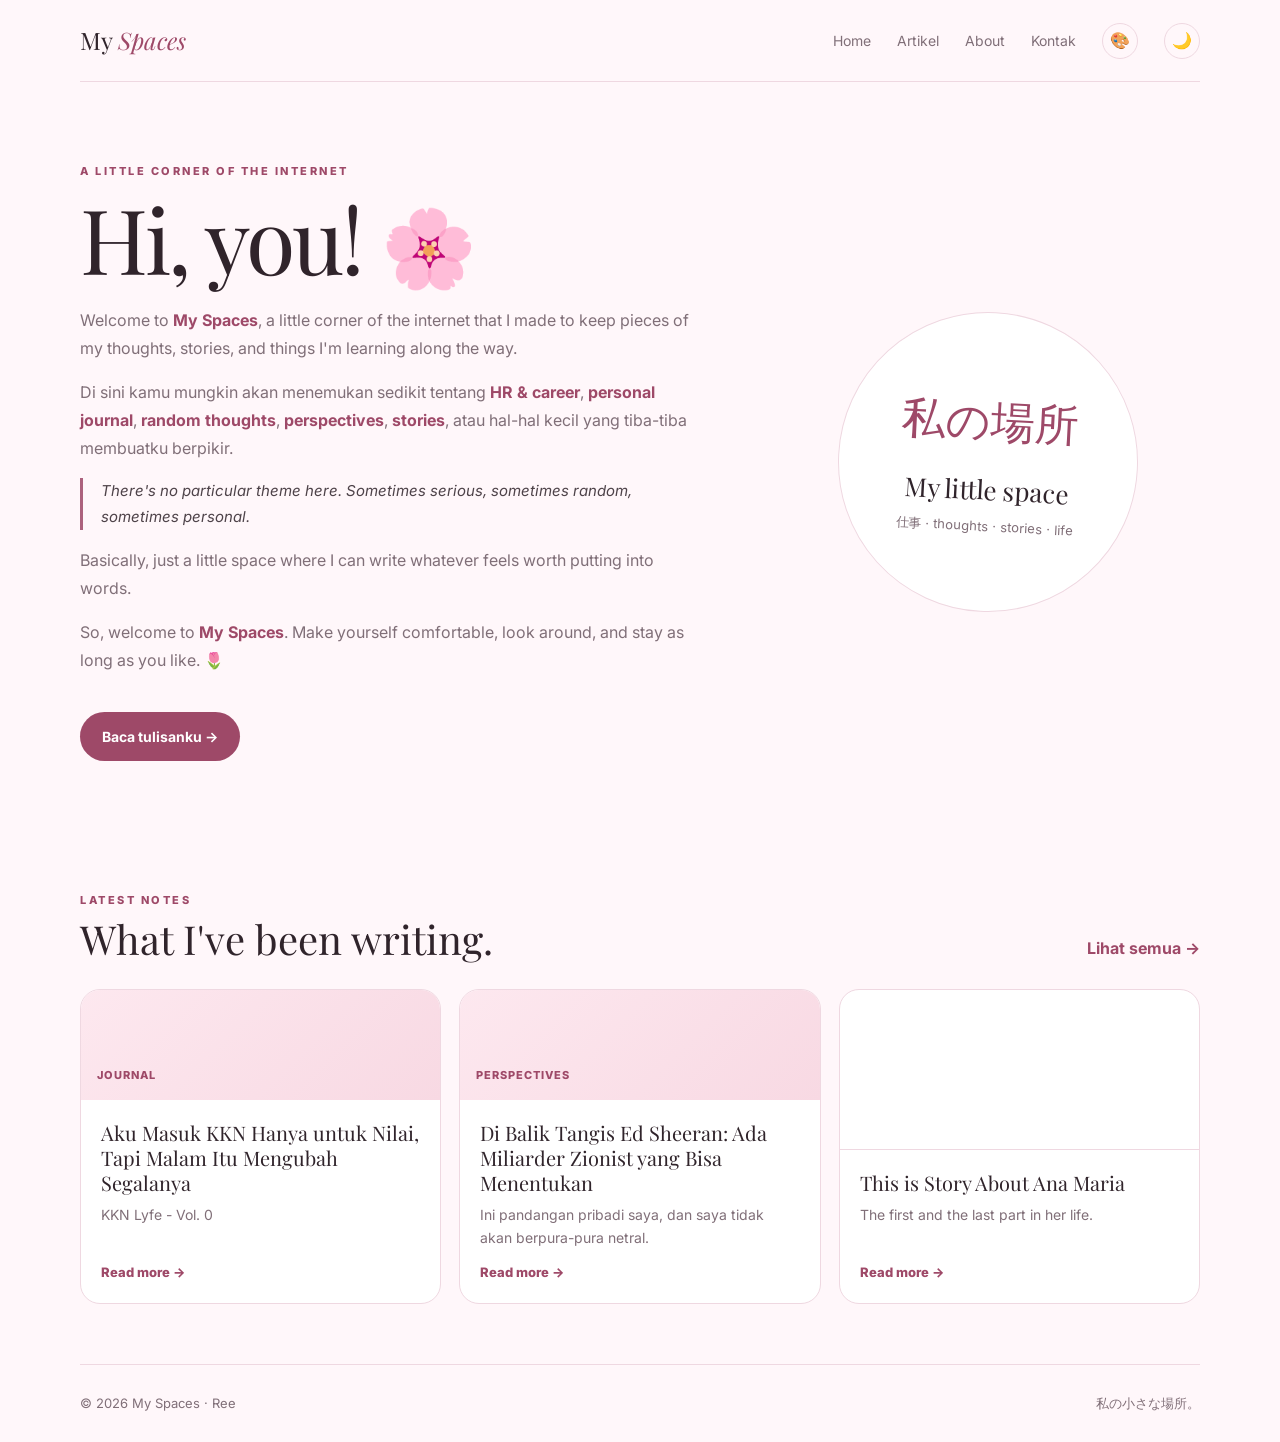
<file: index.html>
<!DOCTYPE html>
<html lang="id">
<head>
  <meta charset="UTF-8">
  <meta name="viewport" content="width=device-width, initial-scale=1.0">
  <title>My Spaces — Ree</title>
  <meta name="description" content="Ruang personal Ree untuk berbagi perspektif, cerita, dan jurnal.">
  <link rel="stylesheet" href="style.css">
</head>
<body>
  <div class="container">
    <nav>
      <a href="index.html" class="logo">My <span>Spaces</span></a>
      <div class="nav-links">
        <a href="index.html">Home</a>
        <a href="artikel.html">Artikel</a>
        <a href="about.html">About</a>
        <a href="kontak.html">Kontak</a>
        <div class="theme-picker">
          <button class="theme-picker-btn" id="theme-picker-btn" aria-label="Pilih tema">🎨</button>
          <div class="theme-menu" id="theme-menu"></div>
        </div>
        <button class="theme-btn" aria-label="Toggle dark mode">🌙</button>
      </div>
    </nav>

    <header class="hero hero-welcome">
      <div class="hero-text">
        <div class="kicker">a little corner of the internet</div>
        <h1>Hi, you! <em>🌸</em></h1>
        <p>Welcome to <strong>My Spaces</strong>, a little corner of the internet that I made to keep pieces of my thoughts, stories, and things I'm learning along the way.</p>
        <p>Di sini kamu mungkin akan menemukan sedikit tentang <strong>HR & career</strong>, <strong>personal journal</strong>, <strong>random thoughts</strong>, <strong>perspectives</strong>, <strong>stories</strong>, atau hal-hal kecil yang tiba-tiba membuatku berpikir.</p>
        <p class="hero-quote">There's no particular theme here. Sometimes serious, sometimes random, sometimes personal.</p>
        <p>Basically, just a little space where I can write whatever feels worth putting into words.</p>
        <p>So, welcome to <strong>My Spaces</strong>. Make yourself comfortable, look around, and stay as long as you like. 🌷</p>
        <a href="artikel.html" class="btn">Baca tulisanku →</a>
      </div>
      <div class="stamp">
        <div class="jp">私の場所</div>
        <h3>My little space</h3>
        <p>仕事 · thoughts · stories · life</p>
      </div>
    </header>

    <section>
      <div class="section-head">
        <div>
          <div class="kicker">latest notes</div>
          <h2>What I've been writing.</h2>
        </div>
        <a href="artikel.html" style="color:var(--rose);font-weight:700">Lihat semua →</a>
      </div>
      <div class="grid-3" id="home-articles"></div>
    </section>

    <footer>
      <span>© 2026 My Spaces · Ree</span>
      <span>私の小さな場所。</span>
    </footer>
  </div>

  <script src="script.js"></script>
</body>
</html>
</file>
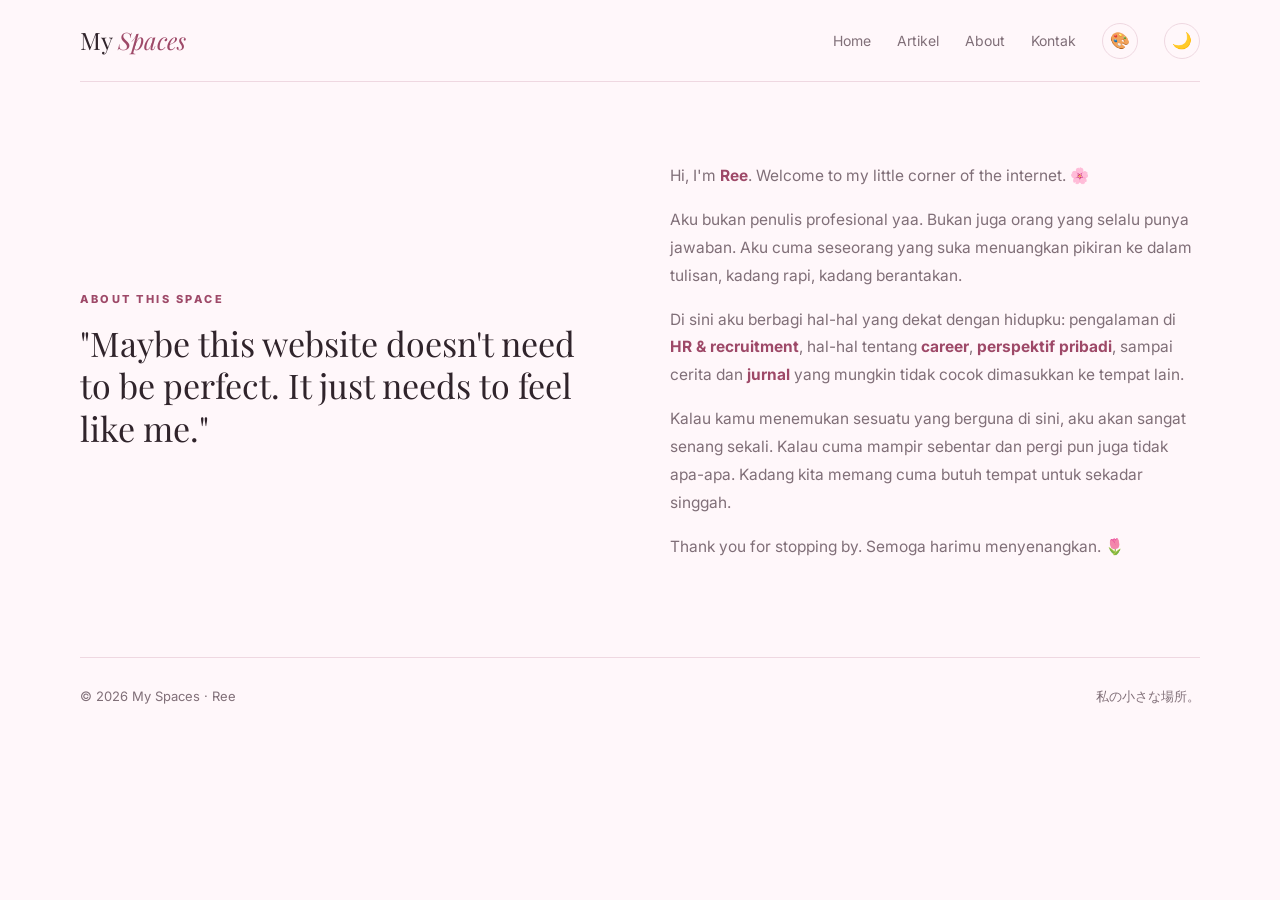
<file: about.html>
<!DOCTYPE html>
<html lang="id">
<head>
  <meta charset="UTF-8">
  <meta name="viewport" content="width=device-width, initial-scale=1.0">
  <title>About — My Spaces</title>
  <link rel="stylesheet" href="style.css">
</head>
<body>
  <div class="container">
    <nav>
      <a href="index.html" class="logo">My <span>Spaces</span></a>
      <div class="nav-links">
        <a href="index.html">Home</a>
        <a href="artikel.html">Artikel</a>
        <a href="about.html">About</a>
        <a href="kontak.html">Kontak</a>
        <div class="theme-picker">
          <button class="theme-picker-btn" id="theme-picker-btn" aria-label="Pilih tema">🎨</button>
          <div class="theme-menu" id="theme-menu"></div>
        </div>
        <button class="theme-btn" aria-label="Toggle dark mode">🌙</button>
      </div>
    </nav>

    <main class="about">
      <div>
        <div class="kicker">about this space</div>
        <div class="quote">"Maybe this website doesn't need to be perfect. It just needs to feel like me."</div>
      </div>
      <div>
        <p>Hi, I'm <strong>Ree</strong>. Welcome to my little corner of the internet. 🌸</p>
        <p>Aku bukan penulis profesional yaa. Bukan juga orang yang selalu punya jawaban. Aku cuma seseorang yang suka menuangkan pikiran ke dalam tulisan, kadang rapi, kadang berantakan.</p>
        <p>Di sini aku berbagi hal-hal yang dekat dengan hidupku: pengalaman di <strong>HR & recruitment</strong>, hal-hal tentang <strong>career</strong>, <strong>perspektif pribadi</strong>, sampai cerita dan <strong>jurnal</strong> yang mungkin tidak cocok dimasukkan ke tempat lain.</p>
        <p>Kalau kamu menemukan sesuatu yang berguna di sini, aku akan sangat senang sekali. Kalau cuma mampir sebentar dan pergi pun juga tidak apa-apa. Kadang kita memang cuma butuh tempat untuk sekadar singgah.</p>
        <p>Thank you for stopping by. Semoga harimu menyenangkan. 🌷</p>
      </div>
    </main>

    <footer>
      <span>© 2026 My Spaces · Ree</span>
      <span>私の小さな場所。</span>
    </footer>
  </div>

  <script src="script.js"></script>
</body>
</html>
</file>
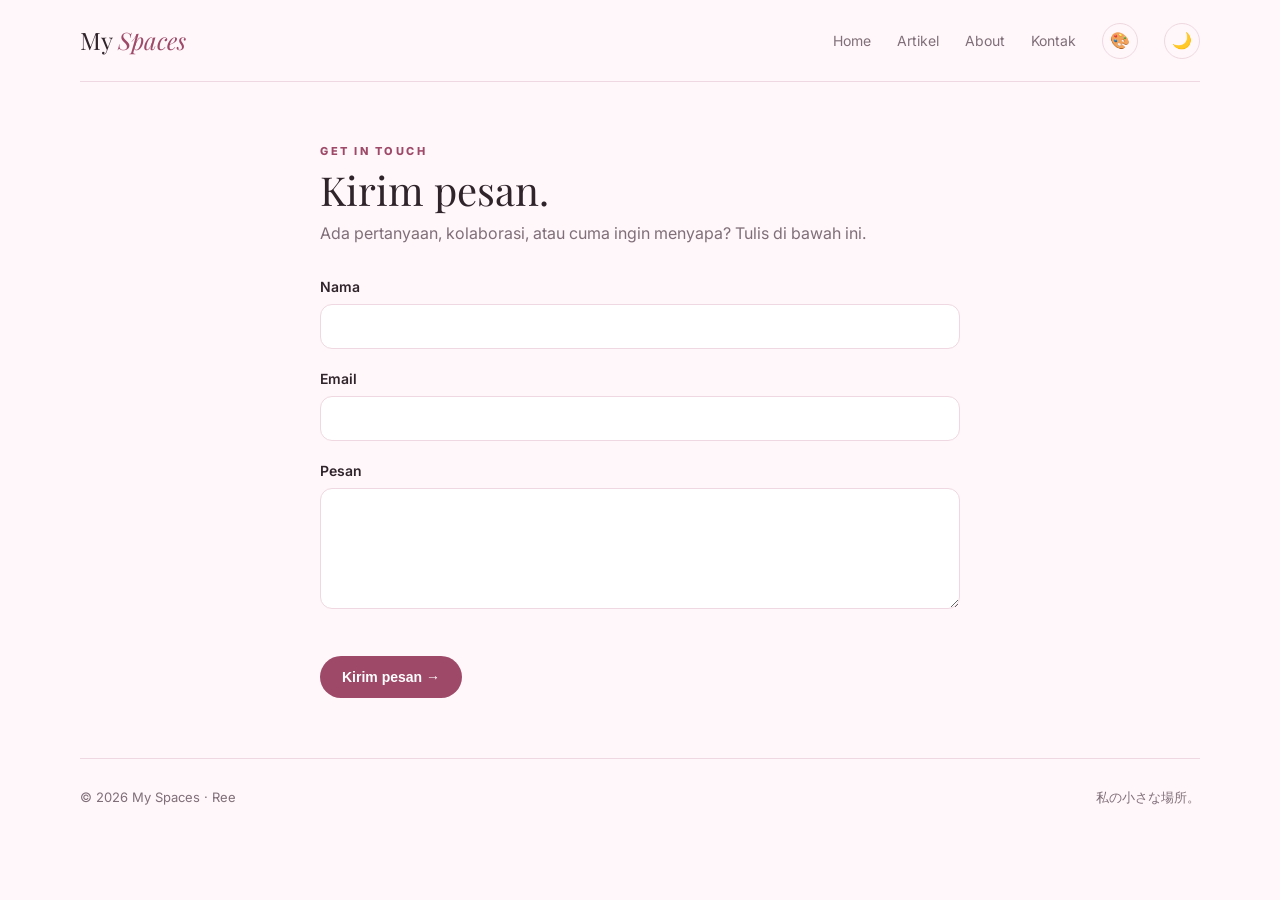
<file: kontak.html>
<!DOCTYPE html>
<html lang="id">
<head>
  <meta charset="UTF-8">
  <meta name="viewport" content="width=device-width, initial-scale=1.0">
  <title>Kontak — My Spaces</title>
  <link rel="stylesheet" href="style.css">
</head>
<body>
  <div class="container">
    <nav>
      <a href="index.html" class="logo">My <span>Spaces</span></a>
      <div class="nav-links">
        <a href="index.html">Home</a>
        <a href="artikel.html">Artikel</a>
        <a href="about.html">About</a>
        <a href="kontak.html">Kontak</a>
        <div class="theme-picker">
          <button class="theme-picker-btn" id="theme-picker-btn" aria-label="Pilih tema">🎨</button>
          <div class="theme-menu" id="theme-menu"></div>
        </div>
        <button class="theme-btn" aria-label="Toggle dark mode">🌙</button>
      </div>
    </nav>

    <main style="max-width:640px;margin:60px auto">
      <div class="kicker">get in touch</div>
      <h2 style="margin-bottom:8px">Kirim pesan.</h2>
      <p style="color:var(--muted);margin-bottom:28px">
        Ada pertanyaan, kolaborasi, atau cuma ingin menyapa? Tulis di bawah ini.
      </p>

      <div id="success-msg" class="success" style="display:none">
        ✓ Pesanmu sudah terkirim. Terima kasih!
      </div>

      <form id="contact-form">
        <div class="form-group">
          <label>Nama</label>
          <input required>
        </div>
        <div class="form-group">
          <label>Email</label>
          <input type="email" required>
        </div>
        <div class="form-group">
          <label>Pesan</label>
          <textarea rows="5" required></textarea>
        </div>
        <button type="submit" class="btn">Kirim pesan →</button>
      </form>
    </main>

    <footer>
      <span>© 2026 My Spaces · Ree</span>
      <span>私の小さな場所。</span>
    </footer>
  </div>

  <script src="script.js"></script>
</body>
</html>
</file>
<file: style.css>
@import url('https://fonts.googleapis.com/css2?family=Inter:wght@400;500;700;800&family=Playfair+Display:ital,wght@0,400;0,500;1,400&display=swap');

:root {
  --bg: #fff7fa;
  --card: #ffffff;
  --ink: #30242b;
  --muted: #806f78;
  --line: #efd8e1;
  --rose: #9e4968;
  --rose-dark: #803b55;
  --soft: #fde8ef;
}

body.dark {
  --bg: #1a1216;
  --card: #251a1f;
  --ink: #f5e8ee;
  --muted: #b8a3ad;
  --line: #3a2a33;
  --soft: #3a2a33;
}

* { box-sizing: border-box; margin: 0; padding: 0; }
html { scroll-behavior: smooth; }

body {
  background: var(--bg);
  color: var(--ink);
  font-family: Inter, system-ui, sans-serif;
  line-height: 1.65;
  transition: background .3s, color .3s;
}

a { color: inherit; text-decoration: none; }

.container {
  width: 92%;
  max-width: 1120px;
  margin: 0 auto;
}

.serif { font-family: 'Playfair Display', Georgia, serif; }

/* NAVBAR */
nav {
  height: 82px;
  display: flex;
  align-items: center;
  justify-content: space-between;
  border-bottom: 1px solid var(--line);
  position: sticky;
  top: 0;
  background: var(--bg);
  z-index: 50;
}
.logo { font-family: 'Playfair Display', serif; font-size: 24px; }
.logo span { color: var(--rose); font-style: italic; }
.nav-links { display: flex; gap: 26px; font-size: 14px; color: var(--muted); align-items: center; }
.nav-links a:hover { color: var(--rose); }
.theme-btn {
  background: none;
  border: 1px solid var(--line);
  width: 36px; height: 36px;
  border-radius: 50%;
  cursor: pointer;
  font-size: 16px;
  color: var(--ink);
}

/* HERO */
.hero {
  padding: 80px 0;
  display: grid;
  grid-template-columns: 1.2fr .8fr;
  gap: 60px;
  align-items: center;
}
.kicker {
  text-transform: uppercase;
  letter-spacing: 2.5px;
  font-size: 11px;
  font-weight: 800;
  color: var(--rose);
}
h1 {
  font-family: 'Playfair Display', serif;
  font-size: clamp(48px, 8vw, 90px);
  line-height: .95;
  letter-spacing: -3px;
  margin: 16px 0 24px;
  font-weight: 400;
}
h1 em { color: var(--rose); font-style: italic; }
h2 {
  font-family: 'Playfair Display', serif;
  font-size: 40px;
  font-weight: 400;
  line-height: 1.1;
  margin-top: 8px;
}
.hero p { font-size: 17px; color: var(--muted); max-width: 560px; }
.btn {
  display: inline-block;
  padding: 13px 22px;
  border-radius: 999px;
  background: var(--rose);
  color: #fff;
  font-weight: 700;
  font-size: 14px;
  margin-top: 22px;
  transition: .2s;
  border: 0;
  cursor: pointer;
}
.btn:hover { background: var(--rose-dark); transform: translateY(-2px); }

.stamp {
  width: 300px; height: 300px;
  border-radius: 50%;
  border: 1px solid var(--line);
  background: var(--card);
  display: flex;
  flex-direction: column;
  justify-content: center;
  align-items: center;
  text-align: center;
  transform: rotate(3deg);
  margin: auto;
}
.stamp .jp { font-size: 44px; color: var(--rose); font-family: serif; }
.stamp h3 { font-family: 'Playfair Display', serif; font-size: 26px; font-weight: 400; margin: 10px 0 4px; }
.stamp p { font-size: 13px; color: var(--muted); }

/* SECTION */
section { padding: 60px 0; }
.section-head {
  display: flex;
  justify-content: space-between;
  align-items: flex-end;
  flex-wrap: wrap;
  gap: 16px;
  margin-bottom: 28px;
}

/* GRID */
.grid-3 {
  display: grid;
  grid-template-columns: repeat(3, 1fr);
  gap: 18px;
}

/* CARD */
.card {
  background: var(--card);
  border: 1px solid var(--line);
  border-radius: 20px;
  overflow: hidden;
  display: flex;
  flex-direction: column;
  transition: .25s;
}
.card:hover { transform: translateY(-4px); border-color: var(--rose); }
.card-top {
  height: 110px;
  padding: 16px;
  display: flex;
  align-items: flex-end;
  font-size: 11px;
  font-weight: 800;
  letter-spacing: 1px;
  color: var(--rose);
  background: linear-gradient(135deg, var(--soft), #f8d9e3);
}
body.dark .card-top { background: linear-gradient(135deg, #3a2a33, #4d2938); }
.card-body { padding: 20px; display: flex; flex-direction: column; flex: 1; }
.card h3 { font-family: 'Playfair Display', serif; font-size: 20px; font-weight: 400; line-height: 1.25; margin-bottom: 8px; }
.card p { font-size: 14px; color: var(--muted); flex: 1; margin-bottom: 12px; }
.card .read { font-size: 13px; font-weight: 800; color: var(--rose); }

/* FILTER */
.filters { display: flex; flex-wrap: wrap; gap: 8px; margin-bottom: 28px; }
.filters button {
  padding: 6px 16px;
  border-radius: 999px;
  border: 1px solid var(--line);
  background: var(--card);
  color: var(--muted);
  font-size: 14px;
  font-weight: 600;
  cursor: pointer;
  transition: .2s;
}
.filters button:hover { border-color: var(--rose); color: var(--rose); }
.filters button.active { background: var(--rose); color: #fff; border-color: var(--rose); }

/* ARTICLE PAGE */
.article-page { max-width: 700px; margin: 0 auto; padding: 60px 0; }
.article-page h1 { font-size: clamp(32px, 5vw, 52px); letter-spacing: -1px; }
.article-content { font-size: 17px; line-height: 1.8; margin-top: 24px; white-space: pre-line; }
.meta { font-size: 14px; color: var(--muted); margin-top: 8px; }
.back { font-size: 14px; font-weight: 700; color: var(--rose); }

/* ABOUT */
.about {
  display: grid;
  grid-template-columns: 1fr 1fr;
  gap: 60px;
  align-items: center;
  padding: 80px 0;
}
.quote { font-family: 'Playfair Display', serif; font-size: 34px; line-height: 1.25; margin-top: 14px; }
.about p { color: var(--muted); margin-bottom: 14px; }

/* FORM */
.form-group { margin-bottom: 18px; }
.form-group label { display: block; font-size: 14px; font-weight: 600; margin-bottom: 6px; }
.form-group input,
.form-group textarea {
  width: 100%;
  padding: 12px 14px;
  border-radius: 12px;
  border: 1px solid var(--line);
  background: var(--card);
  color: var(--ink);
  font-family: inherit;
  font-size: 15px;
  outline: none;
}
.form-group input:focus,
.form-group textarea:focus { border-color: var(--rose); }
.success {
  background: var(--soft);
  color: var(--rose);
  padding: 14px 18px;
  border-radius: 12px;
  margin-bottom: 20px;
  font-weight: 600;
}

/* FOOTER */
footer {
  border-top: 1px solid var(--line);
  padding: 28px 0;
  display: flex;
  justify-content: space-between;
  flex-wrap: wrap;
  gap: 10px;
  font-size: 13px;
  color: var(--muted);
}

/* RESPONSIVE */
@media (max-width: 800px) {
  .hero { grid-template-columns: 1fr; padding: 50px 0; gap: 30px; }
  .stamp { display: none; }
  .grid-3 { grid-template-columns: 1fr 1fr; }
  .about { grid-template-columns: 1fr; padding: 50px 0; gap: 24px; }
  h1 { font-size: 54px; letter-spacing: -2px; }
  h2 { font-size: 32px; }
  .nav-links a:not(.theme-btn) { display: none; }
}
@media (max-width: 520px) {
  .grid-3 { grid-template-columns: 1fr; }
  .quote { font-size: 24px; }
  footer { justify-content: center; text-align: center; }
}/* ===== TEMA ===== */
body.theme-anime {
  --bg: #fff0f5;
  --card: #ffffff;
  --ink: #4a2c3d;
  --muted: #a67c94;
  --line: #ffd6e7;
  --rose: #ff69b4;
  --rose-dark: #e91e8c;
  --soft: #ffe0ee;
}

body.theme-sakura {
  --bg: #fff5fa;
  --card: #ffffff;
  --ink: #3d2b3d;
  --muted: #8b6d84;
  --line: #f5d0e0;
  --rose: #d881b5;
  --rose-dark: #b85c94;
  --soft: #ffe0f0;
}

body.theme-ocean {
  --bg: #f0faff;
  --card: #ffffff;
  --ink: #1a2c3d;
  --muted: #6d8ba5;
  --line: #d0e8f5;
  --rose: #00b4d8;
  --rose-dark: #0077b6;
  --soft: #e0f4ff;
}

body.theme-dragon {
  --bg: #fff8f0;
  --card: #ffffff;
  --ink: #3d1f1f;
  --muted: #8b6d5a;
  --line: #f5d9c0;
  --rose: #e63946;
  --rose-dark: #c1121f;
  --soft: #ffe8d6;
}

body.theme-night {
  --bg: #1a1625;
  --card: #252136;
  --ink: #f0e6ff;
  --muted: #b8a8d4;
  --line: #3d3554;
  --rose: #b47dff;
  --rose-dark: #8a4dff;
  --soft: #352d4d;
}

body.theme-lavender {
  --bg: #faf7ff;
  --card: #ffffff;
  --ink: #2e2b3d;
  --muted: #7a6f92;
  --line: #e0d8ef;
  --rose: #7e57c2;
  --rose-dark: #5e35b1;
  --soft: #efe8fa;
}

body.theme-sage {
  --bg: #f7faf7;
  --card: #ffffff;
  --ink: #2b3630;
  --muted: #6f8078;
  --line: #d8e8dd;
  --rose: #4a7c59;
  --rose-dark: #3a6347;
  --soft: #e8f3ec;
}

/* ===== TOMBOL TEMA ===== */
.theme-picker {
  position: relative;
}

.theme-picker-btn {
  background: none;
  border: 1px solid var(--line);
  width: 36px;
  height: 36px;
  border-radius: 50%;
  cursor: pointer;
  font-size: 16px;
  color: var(--ink);
  transition: .2s;
}

.theme-picker-btn:hover {
  transform: scale(1.1);
  border-color: var(--rose);
}

.theme-menu {
  position: absolute;
  top: 45px;
  right: 0;
  background: var(--card);
  border: 1px solid var(--line);
  border-radius: 16px;
  padding: 12px;
  box-shadow: 0 10px 30px rgba(0,0,0,.15);
  display: none;
  min-width: 200px;
  z-index: 100;
}

.theme-menu.show {
  display: block;
}

.theme-menu-title {
  font-size: 11px;
  text-transform: uppercase;
  letter-spacing: 1.5px;
  font-weight: 800;
  color: var(--rose);
  padding: 4px 8px 8px;
}

.theme-option {
  display: flex;
  align-items: center;
  gap: 10px;
  padding: 8px 10px;
  border-radius: 10px;
  cursor: pointer;
  font-size: 14px;
  color: var(--ink);
  transition: .2s;
  border: 0;
  background: none;
  width: 100%;
  text-align: left;
  font-family: inherit;
}

.theme-option:hover {
  background: var(--soft);
}

.theme-swatch {
  width: 18px;
  height: 18px;
  border-radius: 50%;
  border: 2px solid var(--line);
  flex-shrink: 0;
}
/* ===== WELCOME HERO ===== */
.hero-welcome {
  padding: 80px 0 70px;
  align-items: start;
}

.hero-welcome .hero-text p {
  font-size: 16px;
  color: var(--muted);
  max-width: 620px;
  margin-bottom: 16px;
  line-height: 1.75;
}

.hero-welcome .hero-text p strong {
  color: var(--rose);
  font-weight: 700;
}

.hero-welcome .hero-text h1 {
  margin-bottom: 24px;
}

.hero-welcome .hero-text h1 em {
  font-style: normal;
  font-size: 0.85em;
}

.hero-quote {
  font-style: italic;
  border-left: 3px solid var(--rose);
  padding-left: 18px;
  color: var(--ink) !important;
  font-size: 15px !important;
  opacity: 0.85;
}

/* ===== ABOUT PAGE ===== */
.about p strong {
  color: var(--rose);
  font-weight: 700;
}

.about p {
  font-size: 15.5px;
  line-height: 1.8;
  margin-bottom: 16px;
}

@media (max-width: 800px) {
  .hero-welcome {
    padding: 50px 0;
  }
  .hero-welcome .hero-text p {
    font-size: 15px;
  }
  .about p {
    font-size: 15px;
  }
}
/* ===== WELCOME HERO ===== */
.hero-welcome {
  padding: 80px 0 70px;
  align-items: start;
}

.hero-welcome .hero-text p {
  font-size: 16px;
  color: var(--muted);
  max-width: 620px;
  margin-bottom: 16px;
  line-height: 1.75;
}

.hero-welcome .hero-text p strong {
  color: var(--rose);
  font-weight: 700;
}

.hero-welcome .hero-text h1 {
  margin-bottom: 24px;
}

.hero-welcome .hero-text h1 em {
  font-style: normal;
  font-size: 0.85em;
}

.hero-quote {
  font-style: italic;
  border-left: 3px solid var(--rose);
  padding-left: 18px;
  color: var(--ink) !important;
  font-size: 15px !important;
  opacity: 0.85;
}

/* ===== ABOUT PAGE ===== */
.about p strong {
  color: var(--rose);
  font-weight: 700;
}

.about p {
  font-size: 15.5px;
  line-height: 1.8;
  margin-bottom: 16px;
}

@media (max-width: 800px) {
  .hero-welcome {
    padding: 50px 0;
  }
  .hero-welcome .hero-text p {
    font-size: 15px;
  }
  .about p {
    font-size: 15px;
  }
}
/* ===== GAMBAR COVER ===== */
.card-cover {
  height: 160px;
  background-size: cover;
  background-position: center;
  border-bottom: 1px solid var(--line);
}

.article-page img {
  max-width: 100%;
  height: auto;
  border-radius: 16px;
}
/* ===== SHARE BUTTONS ===== */
.share-section {
  margin-top: 50px;
  padding-top: 30px;
  border-top: 1px dashed var(--line);
}

.share-title {
  font-size: 13px;
  text-transform: uppercase;
  letter-spacing: 2px;
  font-weight: 800;
  color: var(--rose);
  margin-bottom: 16px;
}

.share-buttons {
  display: flex;
  flex-wrap: wrap;
  gap: 10px;
}

.share-btn {
  display: inline-flex;
  align-items: center;
  gap: 6px;
  padding: 10px 16px;
  border-radius: 999px;
  font-size: 13px;
  font-weight: 700;
  text-decoration: none;
  color: #fff;
  background: var(--rose);
  border: 0;
  cursor: pointer;
  transition: .2s;
  font-family: inherit;
}

.share-btn:hover {
  transform: translateY(-2px);
  box-shadow: 0 8px 20px rgba(0,0,0,.15);
}

.share-btn.whatsapp { background: #25d366; }
.share-btn.twitter { background: #000; }
.share-btn.facebook { background: #1877f2; }
.share-btn.linkedin { background: #0a66c2; }
.share-btn.copy { background: var(--rose); }

.share-btn.copied {
  background: #4a7c59 !important;
}

@media (max-width: 520px) {
  .share-btn {
    padding: 8px 12px;
    font-size: 12px;
  }
}
.views-counter {
  text-align: center;
  margin: 30px 0;
  font-size: 13px;
  color: var(--muted);
}

.views-count {
  padding: 6px 14px;
  border-radius: 999px;
  background: var(--soft);
  color: var(--rose);
  font-weight: 700;
}
</file>
